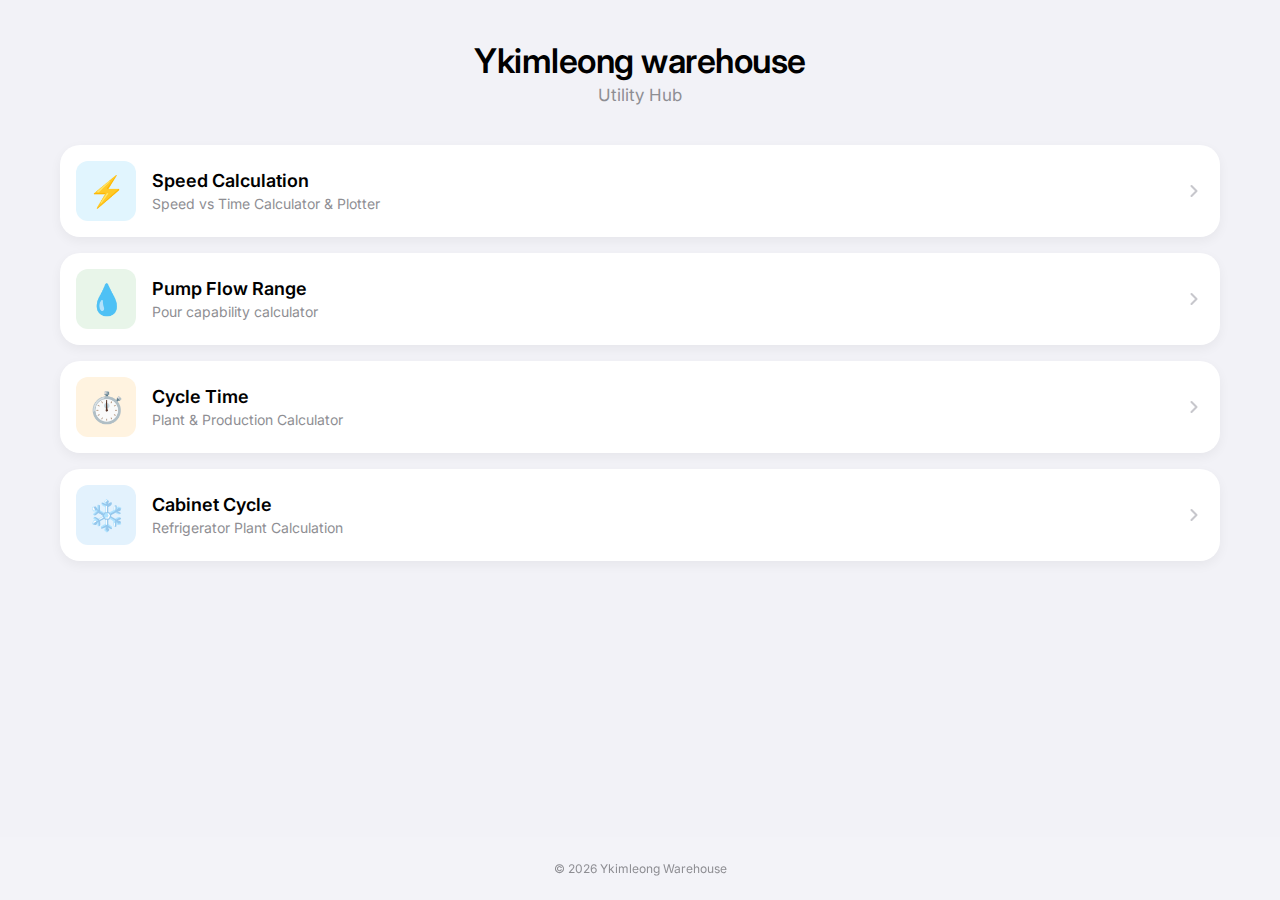
<file: index.html>
<!DOCTYPE html>
<html lang="en">

<head>
    <meta charset="UTF-8">
    <meta name="viewport"
        content="width=device-width, initial-scale=1.0, maximum-scale=1.0, user-scalable=no, viewport-fit=cover">
    <meta name="apple-mobile-web-app-capable" content="yes">
    <meta name="apple-mobile-web-app-status-bar-style" content="default">
    <title>Ykimleong warehouse</title>
    <link rel="stylesheet" href="styles.css">
    <link rel="preconnect" href="https://fonts.googleapis.com">
    <link rel="preconnect" href="https://fonts.gstatic.com" crossorigin>
    <link href="https://fonts.googleapis.com/css2?family=Inter:wght@300;400;500;600&display=swap" rel="stylesheet">
</head>

<body>
    <div class="container">
        <header>
            <h1>Ykimleong warehouse</h1>
            <p class="subtitle">Utility Hub</p>
        </header>

        <main id="app-grid">
            <a href="speed-calc.html" class="app-card">
                <div class="icon-container" style="background: #e1f5fe; color: #0288d1;">
                    <span class="icon">⚡</span>
                </div>
                <div class="card-content">
                    <h3>Speed Calculation</h3>
                    <p>Speed vs Time Calculator & Plotter</p>
                </div>
                <div class="chevron">
                    <svg viewBox="0 0 24 24" fill="none" stroke="currentColor" stroke-width="2.5" stroke-linecap="round"
                        stroke-linejoin="round">
                        <polyline points="9 18 15 12 9 6"></polyline>
                    </svg>
                </div>
            </a>

            <a href="pump-flow.html" class="app-card">
                <div class="icon-container" style="background: #e8f5e9; color: #2e7d32;">
                    <span class="icon">💧</span>
                </div>
                <div class="card-content">
                    <h3>Pump Flow Range</h3>
                    <p>Pour capability calculator</p>
                </div>
                <div class="chevron">
                    <svg viewBox="0 0 24 24" fill="none" stroke="currentColor" stroke-width="2.5" stroke-linecap="round"
                        stroke-linejoin="round">
                        <polyline points="9 18 15 12 9 6"></polyline>
                    </svg>
                </div>
            </a>

            <!-- Placeholder for next function -->
            <a href="cycle-time.html" class="app-card">
                <div class="icon-container" style="background: #fff3e0; color: #ef6c00;">
                    <span class="icon">⏱️</span>
                </div>
                <div class="card-content">
                    <h3>Cycle Time</h3>
                    <p>Plant & Production Calculator</p>
                </div>
                <div class="chevron">
                    <svg viewBox="0 0 24 24" fill="none" stroke="currentColor" stroke-width="2.5" stroke-linecap="round"
                        stroke-linejoin="round">
                        <polyline points="9 18 15 12 9 6"></polyline>
                    </svg>
                </div>
            </a>

            <a href="cabinet-cycle.html" class="app-card">
                <div class="icon-container" style="background: #e3f2fd; color: #1565c0;">
                    <span class="icon">❄️</span>
                </div>
                <div class="card-content">
                    <h3>Cabinet Cycle</h3>
                    <p>Refrigerator Plant Calculation</p>
                </div>
                <div class="chevron">
                    <svg viewBox="0 0 24 24" fill="none" stroke="currentColor" stroke-width="2.5" stroke-linecap="round"
                        stroke-linejoin="round">
                        <polyline points="9 18 15 12 9 6"></polyline>
                    </svg>
                </div>
            </a>
        </main>

        <footer>
            <p>&copy; 2026 Ykimleong Warehouse</p>
        </footer>
    </div>
</body>

</html>
</file>
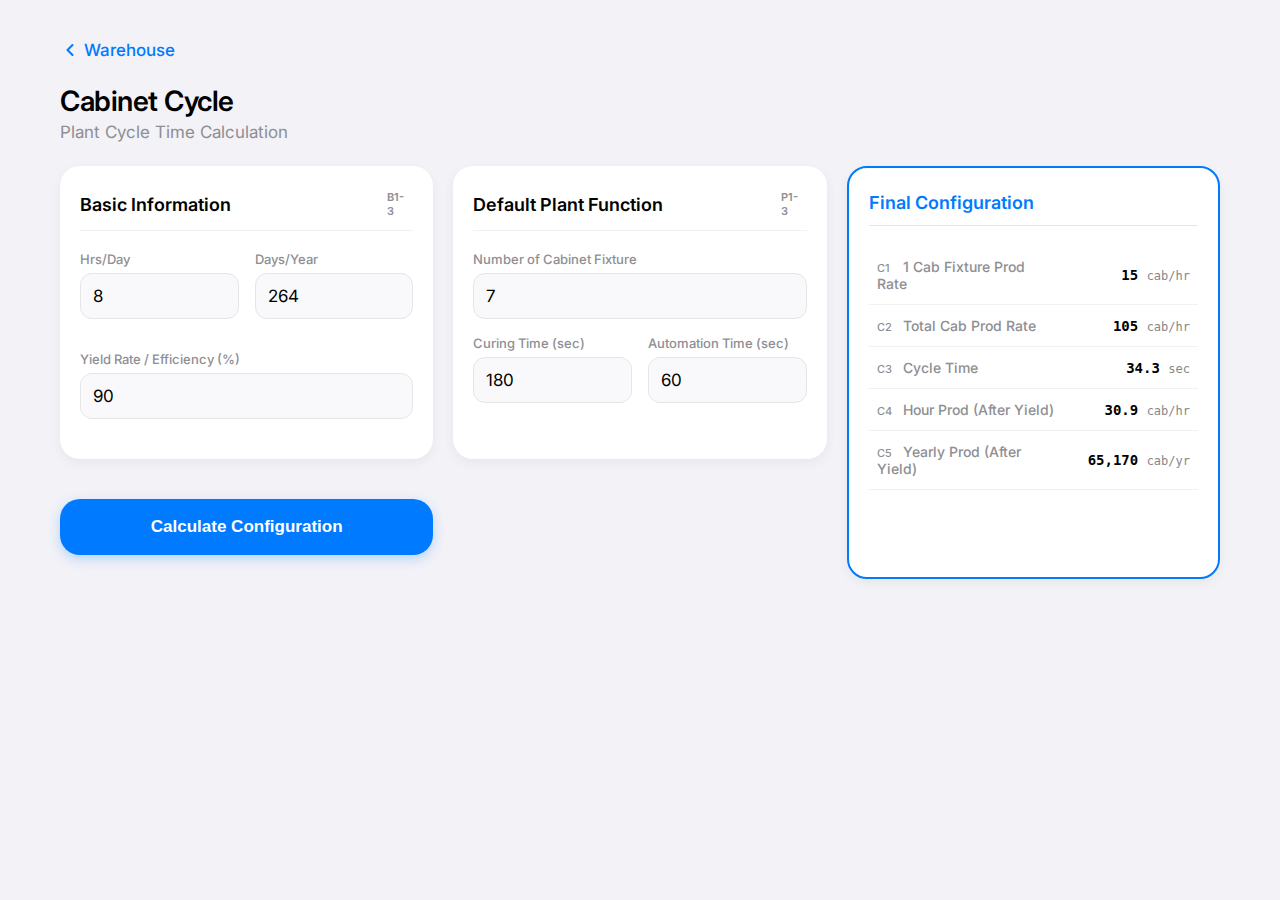
<file: cabinet-cycle.html>
<!DOCTYPE html>
<html lang="en">

<head>
    <meta charset="UTF-8">
    <meta name="viewport"
        content="width=device-width, initial-scale=1.0, maximum-scale=1.0, user-scalable=no, viewport-fit=cover">
    <title>Cabinet Cycle - Warehouse</title>
    <link rel="stylesheet" href="styles.css">
    <link rel="preconnect" href="https://fonts.googleapis.com">
    <link rel="preconnect" href="https://fonts.gstatic.com" crossorigin>
    <link href="https://fonts.googleapis.com/css2?family=Inter:wght@300;400;500;600&display=swap" rel="stylesheet">
    <style>
        .back-link {
            display: inline-flex;
            align-items: center;
            text-decoration: none;
            color: var(--accent-color);
            font-size: 17px;
            font-weight: 500;
            margin-bottom: 24px;
        }

        .back-link svg {
            width: 20px;
            height: 20px;
            margin-right: 4px;
            transform: rotate(180deg);
        }

        .section-card {
            background: var(--card-bg);
            border-radius: var(--border-radius-large);
            padding: 24px 20px;
            margin-bottom: 20px;
            box-shadow: var(--shadow);
        }

        .section-title {
            margin: 0 0 20px;
            font-size: 18px;
            font-weight: 600;
            border-bottom: 1px solid #f0f0f5;
            padding-bottom: 12px;
            display: flex;
            justify-content: space-between;
            align-items: center;
        }

        .input-row {
            display: grid;
            grid-template-columns: 1fr 1fr;
            gap: 16px;
            margin-bottom: 16px;
        }

        .input-group {
            margin-bottom: 16px;
        }

        .input-group label {
            display: block;
            font-size: 13px;
            font-weight: 500;
            color: var(--secondary-text);
            margin-bottom: 6px;
        }

        .input-group input {
            width: 100%;
            padding: 12px;
            border: 1px solid #e5e5ea;
            border-radius: var(--border-radius-medium);
            font-size: 17px;
            background-color: #f9f9fb;
            font-family: inherit;
            -webkit-appearance: none;
        }

        .input-group input:focus {
            outline: none;
            border-color: var(--accent-color);
            background-color: #ffffff;
        }

        .calc-button {
            width: 100%;
            background-color: var(--accent-color);
            color: white;
            border: none;
            border-radius: var(--border-radius-large);
            padding: 18px;
            font-size: 17px;
            font-weight: 600;
            cursor: pointer;
            box-shadow: 0 4px 12px rgba(0, 122, 255, 0.25);
            margin-bottom: 24px;
        }

        .result-table {
            width: 100%;
            border-collapse: collapse;
            font-size: 14px;
        }

        .result-table th,
        .result-table td {
            text-align: left;
            padding: 12px 8px;
            border-bottom: 1px solid #f0f0f5;
        }

        .result-table th {
            color: var(--secondary-text);
            font-weight: 500;
            width: 60%;
        }

        .result-table td {
            text-align: right;
            font-weight: 600;
            font-family: "SF Mono", "Menlo", monospace;
        }

        .c-label {
            font-size: 11px;
            color: #8e8e93;
            margin-right: 6px;
            display: inline-block;
            width: 20px;
        }

        /* Responsive Grid */
        .calculator-grid {
            display: grid;
            grid-template-columns: 1fr;
            gap: 20px;
        }

        @media (min-width: 768px) {
            .calculator-grid {
                /* Tablet: 2 Columns */
                grid-template-columns: 1fr 1fr;
                align-items: start;
            }

            .section-basic {
                grid-column: 1;
            }

            .section-plant {
                grid-column: 2;
            }

            .calc-button-container {
                grid-column: 1 / -1;
            }

            .section-result {
                grid-column: 1 / -1;
            }
        }

        @media (min-width: 1024px) {
            .calculator-grid {
                /* Desktop: 3 Columns */
                grid-template-columns: 1fr 1fr 1fr;
            }

            .section-basic {
                grid-column: 1;
            }

            .section-plant {
                grid-column: 2;
            }

            .section-result {
                grid-column: 3;
                grid-row: 1 / span 2;
                display: block !important;
                height: 100%;
            }

            .calc-button-container {
                grid-column: 1;
            }
        }
    </style>
</head>

<body>
    <div class="container">
        <a href="index.html" class="back-link">
            <svg viewBox="0 0 24 24" fill="none" stroke="currentColor" stroke-width="2.5" stroke-linecap="round"
                stroke-linejoin="round">
                <polyline points="9 18 15 12 9 6"></polyline>
            </svg>
            Warehouse
        </a>

        <header style="text-align: left; margin-bottom: 24px;">
            <h1 style="font-size: 28px;">Cabinet Cycle</h1>
            <p class="subtitle">Plant Cycle Time Calculation</p>
        </header>

        <div class="calculator-grid">

            <!-- Basic Information -->
            <div class="section-card section-basic">
                <div class="section-title">
                    <span>Basic Information</span>
                    <span class="c-label">B1-3</span>
                </div>
                <div class="input-row">
                    <div class="input-group">
                        <label>Hrs/Day</label>
                        <input type="number" id="b1" value="8">
                    </div>
                    <div class="input-group">
                        <label>Days/Year</label>
                        <input type="number" id="b2" value="264">
                    </div>
                </div>
                <div class="input-group">
                    <label>Yield Rate / Efficiency (%)</label>
                    <input type="number" id="b3" value="90">
                </div>
            </div>

            <!-- Default Plant Function -->
            <div class="section-card section-plant">
                <div class="section-title">
                    <span>Default Plant Function</span>
                    <span class="c-label">P1-3</span>
                </div>
                <div class="input-group">
                    <label>Number of Cabinet Fixture</label>
                    <input type="number" id="p1" value="7">
                </div>
                <div class="input-row">
                    <div class="input-group">
                        <label>Curing Time (sec)</label>
                        <input type="number" id="p2" value="180">
                    </div>
                    <div class="input-group">
                        <label>Automation Time (sec)</label>
                        <input type="number" id="p3" value="60">
                    </div>
                </div>
            </div>

            <div class="calc-button-container">
                <button class="calc-button" onclick="calculate()">Calculate Configuration</button>
            </div>

            <!-- Calculated Final Configuration -->
            <div class="section-card section-result" id="resultBox"
                style="display: none; border: 2px solid var(--accent-color);">
                <div class="section-title" style="border-bottom-color: #e5e5ea;">
                    <span style="color: var(--accent-color);">Final Configuration</span>
                </div>
                <table class="result-table">
                    <tbody>
                        <tr>
                            <th><span class="c-label">C1</span>1 Cab Fixture Prod Rate</th>
                            <td><span id="c1">15</span> <span
                                    style="font-size:12px;color:#888;font-weight:400">cab/hr</span></td>
                        </tr>
                        <tr>
                            <th><span class="c-label">C2</span>Total Cab Prod Rate</th>
                            <td><span id="c2">105</span> <span
                                    style="font-size:12px;color:#888;font-weight:400">cab/hr</span></td>
                        </tr>
                        <tr>
                            <th><span class="c-label">C3</span>Cycle Time</th>
                            <td><span id="c3">34.3</span> <span
                                    style="font-size:12px;color:#888;font-weight:400">sec</span></td>
                        </tr>
                        <tr>
                            <th><span class="c-label">C4</span>Hour Prod (After Yield)</th>
                            <td><span id="c4">30.9</span> <span
                                    style="font-size:12px;color:#888;font-weight:400">cab/hr</span></td>
                        </tr>
                        <tr>
                            <th><span class="c-label">C5</span>Yearly Prod (After Yield)</th>
                            <td><span id="c5">65,170</span> <span
                                    style="font-size:12px;color:#888;font-weight:400">cab/yr</span></td>
                        </tr>
                    </tbody>
                </table>
            </div>

        </div> <!-- End grid -->
    </div>

    <script>
        function calculate() {
            // Inputs
            const b1 = parseFloat(document.getElementById('b1').value); // Hrs/Day
            const b2 = parseFloat(document.getElementById('b2').value); // Days/Year
            const b3 = parseFloat(document.getElementById('b3').value) / 100; // Yield

            const p1 = parseFloat(document.getElementById('p1').value); // Fixtures
            const p2 = parseFloat(document.getElementById('p2').value); // Curing
            const p3 = parseFloat(document.getElementById('p3').value); // Automation

            // C1: 1 Cabinet Fixture prod. rate = 3600 / (p2 + p3)
            const c1 = 3600 / (p2 + p3);

            // C2: Total Cabinet prod. Rate = c1 * p1
            const c2 = c1 * p1;

            // C3: Cycle time = 3600 / c2
            const c3 = 3600 / c2;

            // C4: Hour product (after yield) = c2 * b3 [UPDATED FORMULA]
            // Rate * Yield = 105 * 0.9 = 94.5
            const c4 = c2 * b3;

            // C5: Yearly product (after yield) = c4 * b1 * b2
            const c5 = c4 * b1 * b2;

            // Render
            document.getElementById('c1').innerText = parseFloat(c1.toFixed(0)); // Sheet shows integer 15 (15.0)
            document.getElementById('c2').innerText = parseFloat(c2.toFixed(0));
            document.getElementById('c3').innerText = c3.toFixed(1);
            document.getElementById('c4').innerText = c4.toFixed(1);
            document.getElementById('c5').innerText = c5.toLocaleString('en-US', { maximumFractionDigits: 0 });

            const resBox = document.getElementById('resultBox');
            resBox.style.display = 'block';

            if (window.innerWidth < 768) {
                resBox.scrollIntoView({ behavior: 'smooth' });
            }
        }
    </script>
</body>

</html>
</file>
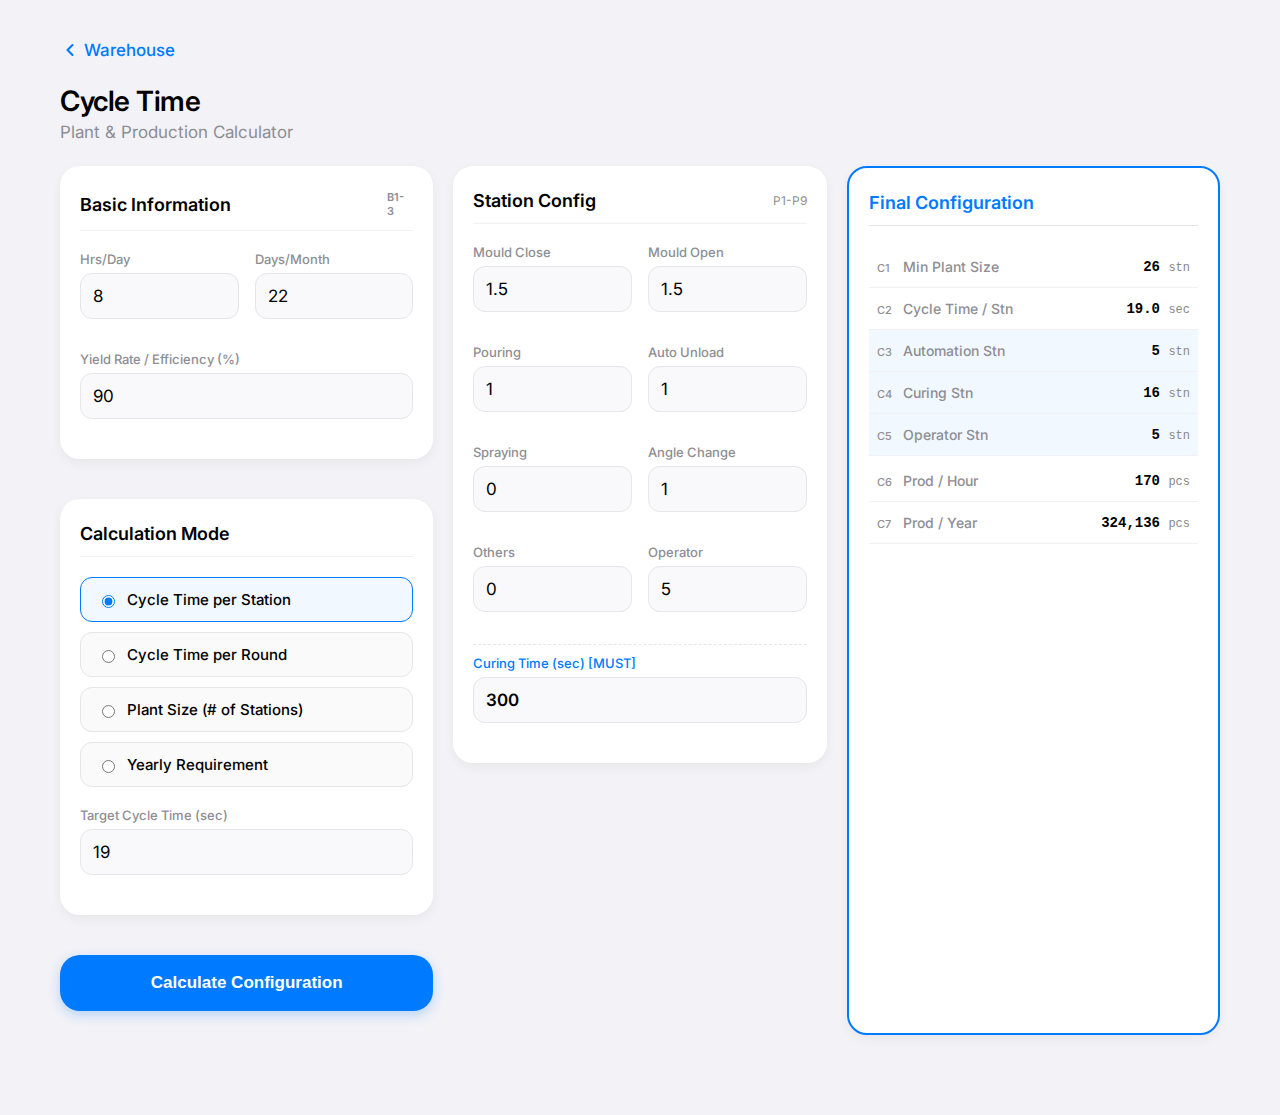
<file: cycle-time.html>
<!DOCTYPE html>
<html lang="en">

<head>
    <meta charset="UTF-8">
    <meta name="viewport"
        content="width=device-width, initial-scale=1.0, maximum-scale=1.0, user-scalable=no, viewport-fit=cover">
    <title>Cycle Time - Warehouse</title>
    <link rel="stylesheet" href="styles.css">
    <link rel="preconnect" href="https://fonts.googleapis.com">
    <link rel="preconnect" href="https://fonts.gstatic.com" crossorigin>
    <link href="https://fonts.googleapis.com/css2?family=Inter:wght@300;400;500;600&display=swap" rel="stylesheet">
    <style>
        .back-link {
            display: inline-flex;
            align-items: center;
            text-decoration: none;
            color: var(--accent-color);
            font-size: 17px;
            font-weight: 500;
            margin-bottom: 24px;
        }

        .back-link svg {
            width: 20px;
            height: 20px;
            margin-right: 4px;
            transform: rotate(180deg);
        }

        .section-card {
            background: var(--card-bg);
            border-radius: var(--border-radius-large);
            padding: 24px 20px;
            margin-bottom: 20px;
            box-shadow: var(--shadow);
        }

        .section-title {
            margin: 0 0 20px;
            font-size: 18px;
            font-weight: 600;
            border-bottom: 1px solid #f0f0f5;
            padding-bottom: 12px;
            display: flex;
            justify-content: space-between;
            align-items: center;
        }

        .input-row {
            display: grid;
            grid-template-columns: 1fr 1fr;
            gap: 16px;
            margin-bottom: 16px;
        }

        .input-group {
            margin-bottom: 16px;
        }

        .input-group label {
            display: block;
            font-size: 13px;
            font-weight: 500;
            color: var(--secondary-text);
            margin-bottom: 6px;
        }

        .input-group input,
        .input-group select {
            width: 100%;
            padding: 12px;
            border: 1px solid #e5e5ea;
            border-radius: var(--border-radius-medium);
            font-size: 17px;
            background-color: #f9f9fb;
            font-family: inherit;
            -webkit-appearance: none;
        }

        .input-group input:focus,
        .input-group select:focus {
            outline: none;
            border-color: var(--accent-color);
            background-color: #ffffff;
        }

        .mode-selector {
            display: grid;
            gap: 10px;
            margin-bottom: 20px;
        }

        .radio-card {
            border: 1px solid #e5e5ea;
            border-radius: var(--border-radius-medium);
            padding: 12px 16px;
            display: flex;
            align-items: center;
            cursor: pointer;
            transition: all 0.2s;
            background: #fafafa;
        }

        .radio-card.active {
            border-color: var(--accent-color);
            background: rgba(0, 122, 255, 0.05);
        }

        .radio-card input {
            margin-right: 12px;
            accent-color: var(--accent-color);
        }

        .radio-card label {
            font-size: 15px;
            font-weight: 500;
            cursor: pointer;
            flex: 1;
        }

        .calc-button {
            width: 100%;
            background-color: var(--accent-color);
            color: white;
            border: none;
            border-radius: var(--border-radius-large);
            padding: 18px;
            font-size: 17px;
            font-weight: 600;
            cursor: pointer;
            box-shadow: 0 4px 12px rgba(0, 122, 255, 0.25);
            margin-bottom: 24px;
        }

        .result-table {
            width: 100%;
            border-collapse: collapse;
            font-size: 14px;
        }

        .result-table th,
        .result-table td {
            text-align: left;
            padding: 12px 8px;
            border-bottom: 1px solid #f0f0f5;
        }

        .result-table th {
            color: var(--secondary-text);
            font-weight: 500;
            width: 60%;
        }

        .result-table td {
            text-align: right;
            font-weight: 600;
            font-family: "SF Mono", "Menlo", monospace;
        }

        .highlight-row {
            background-color: rgba(0, 122, 255, 0.05);
        }

        .c-label {
            font-size: 11px;
            color: #8e8e93;
            margin-right: 6px;
            display: inline-block;
            width: 20px;
        }

        /* Desktop Layout Optimization */
        .calculator-grid {
            display: grid;
            grid-template-columns: 1fr;
            gap: 20px;
        }

        @media (min-width: 768px) {
            .calculator-grid {
                /* Tablet: 2 Columns */
                grid-template-columns: 1fr 1fr;
                align-items: start;
            }

            /* Span items logically */
            .section-basic {
                grid-column: 1;
            }

            .section-mode {
                grid-column: 1;
            }

            .section-station {
                grid-column: 2;
                grid-row: 1 / span 2;
            }

            .calc-button-container {
                grid-column: 1 / -1;
            }

            .section-result {
                grid-column: 1 / -1;
            }
        }

        @media (min-width: 1024px) {
            .calculator-grid {
                /* Desktop: 3 Columns */
                grid-template-columns: 1fr 1fr 1fr;
            }

            .section-basic {
                grid-column: 1;
            }

            /* Mode below Basic */
            .section-mode {
                grid-column: 1;
            }

            .section-station {
                grid-column: 2;
                grid-row: 1 / span 3;
                /* Tall column */
            }

            /* Results in 3rd column, always visible or placeholder space */
            .section-result {
                grid-column: 3;
                grid-row: 1 / span 3;
                display: block !important;
                /* Force display on desktop to maintain layout structure, opacity handled via JS if needed, but keeping simple */
                height: 100%;
            }

            .calc-button-container {
                grid-column: 1;
            }
        }
    </style>
</head>

<body>
    <div class="container">
        <a href="index.html" class="back-link">
            <svg viewBox="0 0 24 24" fill="none" stroke="currentColor" stroke-width="2.5" stroke-linecap="round"
                stroke-linejoin="round">
                <polyline points="9 18 15 12 9 6"></polyline>
            </svg>
            Warehouse
        </a>

        <header style="text-align: left; margin-bottom: 24px;">
            <h1 style="font-size: 28px;">Cycle Time</h1>
            <p class="subtitle">Plant & Production Calculator</p>
        </header>

        <div class="calculator-grid">
            <!-- Basic Information -->
            <div class="section-card section-basic">
                <div class="section-title">
                    <span>Basic Information</span>
                    <span class="c-label">B1-3</span>
                </div>
                <div class="input-row">
                    <div class="input-group">
                        <label>Hrs/Day</label>
                        <input type="number" id="b1" value="8">
                    </div>
                    <div class="input-group">
                        <label>Days/Month</label>
                        <input type="number" id="b2" value="22">
                    </div>
                </div>
                <div class="input-group">
                    <label>Yield Rate / Efficiency (%)</label>
                    <input type="number" id="b3" value="90">
                </div>
            </div>

            <!-- Mode Selection -->
            <div class="section-card section-mode">
                <div class="section-title">
                    <span>Calculation Mode</span>
                </div>

                <div class="mode-selector">
                    <div class="radio-card active" onclick="selectMode('m4')">
                        <input type="radio" name="mode" id="mode_m4" value="m4" checked>
                        <label for="mode_m4">Cycle Time per Station</label>
                    </div>
                    <div class="radio-card" onclick="selectMode('m3')">
                        <input type="radio" name="mode" id="mode_m3" value="m3">
                        <label for="mode_m3">Cycle Time per Round</label>
                    </div>
                    <div class="radio-card" onclick="selectMode('m2')">
                        <input type="radio" name="mode" id="mode_m2" value="m2">
                        <label for="mode_m2">Plant Size (# of Stations)</label>
                    </div>
                    <div class="radio-card" onclick="selectMode('m1')">
                        <input type="radio" name="mode" id="mode_m1" value="m1">
                        <label for="mode_m1">Yearly Requirement</label>
                    </div>
                </div>

                <!-- Dynamic Input based on Mode -->
                <div class="input-group">
                    <label id="dynamicInputLabel">Target Cycle Time (sec)</label>
                    <input type="number" id="dynamicInput" value="19" placeholder="Enter value">
                </div>
            </div>

            <!-- Plant Stations -->
            <div class="section-card section-station">
                <div class="section-title">
                    <span>Station Config</span>
                    <span style="font-size: 12px; color: #8e8e93; font-weight: 400;">P1-P9</span>
                </div>

                <div class="input-row">
                    <div class="input-group">
                        <label>Mould Close</label>
                        <input type="number" class="st-input" id="p1" value="1.5">
                    </div>
                    <div class="input-group">
                        <label>Mould Open</label>
                        <input type="number" class="st-input" id="p2" value="1.5">
                    </div>
                </div>
                <div class="input-row">
                    <div class="input-group">
                        <label>Pouring</label>
                        <input type="number" class="st-input" id="p3" value="1">
                    </div>
                    <div class="input-group">
                        <label>Auto Unload</label>
                        <input type="number" class="st-input" id="p4" value="1">
                    </div>
                </div>
                <div class="input-row">
                    <div class="input-group">
                        <label>Spraying</label>
                        <input type="number" class="st-input" id="p5" value="0">
                    </div>
                    <div class="input-group">
                        <label>Angle Change</label>
                        <input type="number" class="st-input" id="p6" value="1">
                    </div>
                </div>
                <div class="input-row">
                    <div class="input-group">
                        <label>Others</label>
                        <input type="number" class="st-input" id="p7" value="0">
                    </div>
                    <div class="input-group">
                        <label>Operator</label>
                        <input type="number" class="st-input" id="p8" value="5">
                    </div>
                </div>

                <div class="input-group" style="padding-top: 10px; border-top: 1px dashed #e5e5ea;">
                    <label style="color: var(--accent-color);">Curing Time (sec) [MUST]</label>
                    <input type="number" id="p9" value="300" style="font-weight: 600;">
                </div>
            </div>

            <div class="calc-button-container">
                <button class="calc-button" onclick="calculate()">Calculate Configuration</button>
            </div>

            <!-- Results -->
            <div class="section-card section-result" id="resultBox"
                style="display: none; border: 2px solid var(--accent-color);">
                <div class="section-title" style="border-bottom-color: #e5e5ea;">
                    <span style="color: var(--accent-color);">Final Configuration</span>
                </div>
                <table class="result-table">
                    <tbody>
                        <tr>
                            <th><span class="c-label">C1</span>Min Plant Size</th>
                            <td><span id="c1">26</span> <span
                                    style="font-size:12px;color:#888;font-weight:400">stn</span></td>
                        </tr>
                        <tr>
                            <th><span class="c-label">C2</span>Cycle Time / Stn</th>
                            <td><span id="c2">19.0</span> <span
                                    style="font-size:12px;color:#888;font-weight:400">sec</span></td>
                        </tr>
                        <tr class="highlight-row">
                            <th><span class="c-label">C3</span>Automation Stn</th>
                            <td><span id="c3">5</span> <span
                                    style="font-size:12px;color:#888;font-weight:400">stn</span></td>
                        </tr>
                        <tr class="highlight-row">
                            <th><span class="c-label">C4</span>Curing Stn</th>
                            <td><span id="c4">16</span> <span
                                    style="font-size:12px;color:#888;font-weight:400">stn</span></td>
                        </tr>
                        <tr class="highlight-row">
                            <th><span class="c-label">C5</span>Operator Stn</th>
                            <td><span id="c5">5</span> <span
                                    style="font-size:12px;color:#888;font-weight:400">stn</span></td>
                        </tr>
                        <tr>
                            <th style="padding-top: 16px;"><span class="c-label">C6</span>Prod / Hour</th>
                            <td style="padding-top: 16px;"><span id="c6">170</span> <span
                                    style="font-size:12px;color:#888;font-weight:400">pcs</span></td>
                        </tr>
                        <tr>
                            <th><span class="c-label">C7</span>Prod / Year</th>
                            <td><span id="c7">324,136</span> <span
                                    style="font-size:12px;color:#888;font-weight:400">pcs</span></td>
                        </tr>
                    </tbody>
                </table>
            </div>
        </div> <!-- End Grid -->

    </div>

    <script>
        let currentMode = 'm4';

        function selectMode(mode) {
            currentMode = mode;

            // UI Update
            document.querySelectorAll('.radio-card').forEach(el => el.classList.remove('active'));
            document.querySelector(`input[value="${mode}"]`).parentElement.classList.add('active');

            // Label / Value Update
            const labelEl = document.getElementById('dynamicInputLabel');
            const inputEl = document.getElementById('dynamicInput');

            if (mode === 'm4') {
                labelEl.textContent = "Cycle Time per Station (sec)";
                inputEl.value = 19;
            } else if (mode === 'm3') {
                labelEl.textContent = "Cycle Time per Round (sec)";
                inputEl.value = 510;
            } else if (mode === 'm2') {
                labelEl.textContent = "Plant Size (# of Stations)";
                inputEl.value = 26;
            } else if (mode === 'm1') {
                labelEl.textContent = "Yearly Production Req (pcs/yr)";
                inputEl.value = 200000;
            }
        }

        function calculate() {
            // Get Basic Info
            const hrsPerDay = parseFloat(document.getElementById('b1').value);
            const daysPerMonth = parseFloat(document.getElementById('b2').value);
            const yieldPct = parseFloat(document.getElementById('b3').value) / 100;

            // Get Station Parts
            const p1 = parseFloat(document.getElementById('p1').value) || 0;
            const p2 = parseFloat(document.getElementById('p2').value) || 0;
            const p3 = parseFloat(document.getElementById('p3').value) || 0;
            const p4 = parseFloat(document.getElementById('p4').value) || 0;
            const p5 = parseFloat(document.getElementById('p5').value) || 0;
            const p6 = parseFloat(document.getElementById('p6').value) || 0;
            const p7 = parseFloat(document.getElementById('p7').value) || 0;
            const p8 = parseFloat(document.getElementById('p8').value) || 0; // Operator
            const p9 = parseFloat(document.getElementById('p9').value);     // Curing Time

            // C3: Automation Station Sum
            const c3 = p1 + p2 + p3 + p4 + p5 + p6 + p7;
            // C5: Manual Operator Station
            const c5 = p8;

            const modeInput = parseFloat(document.getElementById('dynamicInput').value);

            let c1, c2; // c1: Plant Size, c2: Cycle Time per Station

            // CALCULATION LOGIC BASED ON MODE
            if (currentMode === 'm4') {
                // INPUT: Cycle time per station
                c2 = modeInput;
                // c1 = sum(c3 + c4 + c5) where c4 = p9 / c2
                const c4Raw = p9 / c2;
                const c4 = Math.ceil(c4Raw); // Roundup curing stations
                c1 = c3 + c4 + c5;
            }
            else if (currentMode === 'm3') {
                // INPUT: Cycle time per round
                // c2 = (RoundTime - CuringTime) / (AutoStn + OperatorStn) ?? 
                // Using formula from sheet: c2 = (m3 - p9) / (c3 + c5) 
                // Note: The sheet might imply different derivations, but let's stick to the common sense of "Round Time" 
                // RoundTime = Curing + (OtherStations * CycleTime) -> This assumes parallel/serial?
                // Sheet says: =(m3-p9)/(c3+c5)

                c2 = (modeInput - p9) / (c3 + c5);

                // Then calculate plant size normally?
                // Sheet shows specific derivation for each column.
                // Let's trust the m3 -> c2 formula:
                if (c2 <= 0) {
                    alert("Invalid Round Time: Must be greater than curing time!");
                    return;
                }
                const c4 = Math.ceil(p9 / c2);
                c1 = c3 + c4 + c5;
            }
            else if (currentMode === 'm2') {
                // INPUT: Plant Size (# Stations)
                c1 = modeInput;
                // c4 = c1 - c3 - c5
                const c4 = c1 - c3 - c5;
                if (c4 <= 0) {
                    alert("Plant Size too small for fixed stations!");
                    return;
                }
                // c2 = p9 / c4
                c2 = p9 / c4;
            }
            else if (currentMode === 'm1') {
                // INPUT: Yearly Req
                // Reverse engineering Yearly -> Hourly -> Cycle Time
                // Yearly = Hourly * Hrs * Days * 12 * Yield
                // Hourly = Yearly / (Hrs * Days * 12 * Yield)
                const yearly = modeInput;
                // Note: Sheet applies yield twice? 
                // c6 (hour) = 3600/c2 * b3
                // c7 (year) = c6 * b1 * b2 * 12 * b3 ?? Wait, sheet says c7 = c6*b1*b2*b3  (Wait, b2 is days/month, so need *12)

                // Let's follow the standard forward flow to reverse it:
                // Forward: 
                //   HourlyProd(Net) = (3600 / c2) * Yield
                //   YearlyProd(Net) = HourlyProd(Net) * HrsDay * (DaysMonth * 12) * Yield  <-- The double yield issue mentioned

                // Let's implement EXACTLY what the forward calculation will do, then reverse it.
                // Forward C7 = C6 * b1 * (b2*12) * b3
                // Forward C6 = (3600 / c2) * b3
                // So C7 = [ (3600 / c2) * b3 ] * b1 * (b2*12) * b3
                // C7 = (3600 * b1 * b2 * 12 * b3 * b3) / c2
                // Therefore: c2 = (3600 * b1 * b2 * 12 * b3 * b3) / Yearly

                const totalWorkingHoursYear = hrsPerDay * (daysPerMonth * 12);
                c2 = (3600 * totalWorkingHoursYear * yieldPct * yieldPct) / yearly;

                const c4 = Math.ceil(p9 / c2);
                c1 = c3 + c4 + c5;
            }


            // Final Calculations based on C1 & C2
            const finalC4 = Math.ceil(p9 / c2);
            // Re-calc C1 just in case (except for m2 where it is fixed input?)
            // Sheet logic: For m2, C1 is fixed. For others, C1 is sum.
            if (currentMode !== 'm2') {
                c1 = c3 + finalC4 + c5;
            } else {
                // In m2, c4 is derived from c1, so it fits.
            }

            // Hourly Prod (c6)
            // = 3600 / c2 * b3
            const c6 = (3600 / c2) * yieldPct;

            // Yearly Prod (c7)
            // = c6 * b1 * b2 * b3 (SHEET FORMULA NOTE: The sheet image cell c7 says =c6*b1*b2*b3. 
            // BUT b2 is days/year in column 1, and days/month in others?
            // The image shows b2=264 days/year in col 1, b2=22 days/month in others.
            // My UI uses b2 as Days/Month (default 22). So I must mult by 12 to get year days.
            // AND the sheet formula says *b3 at the end. That means Yield is applied TWICE.

            const daysPerYear = daysPerMonth * 12;
            const c7 = c6 * hrsPerDay * daysPerYear * yieldPct;

            // Render Results
            document.getElementById('c1').innerText = c1;
            document.getElementById('c2').innerText = c2.toFixed(1);
            document.getElementById('c3').innerText = c3;
            document.getElementById('c4').innerText = finalC4; // Curing actual
            document.getElementById('c5').innerText = c5;
            document.getElementById('c6').innerText = c6.toFixed(2);
            // Format number with commas
            document.getElementById('c7').innerText = c7.toLocaleString('en-US', { maximumFractionDigits: 2 });

            const resBox = document.getElementById('resultBox');
            resBox.style.display = 'block';

            // Only scroll on mobile
            if (window.innerWidth < 768) {
                resBox.scrollIntoView({ behavior: 'smooth' });
            }
        }
    </script>
</body>

</html>
</file>
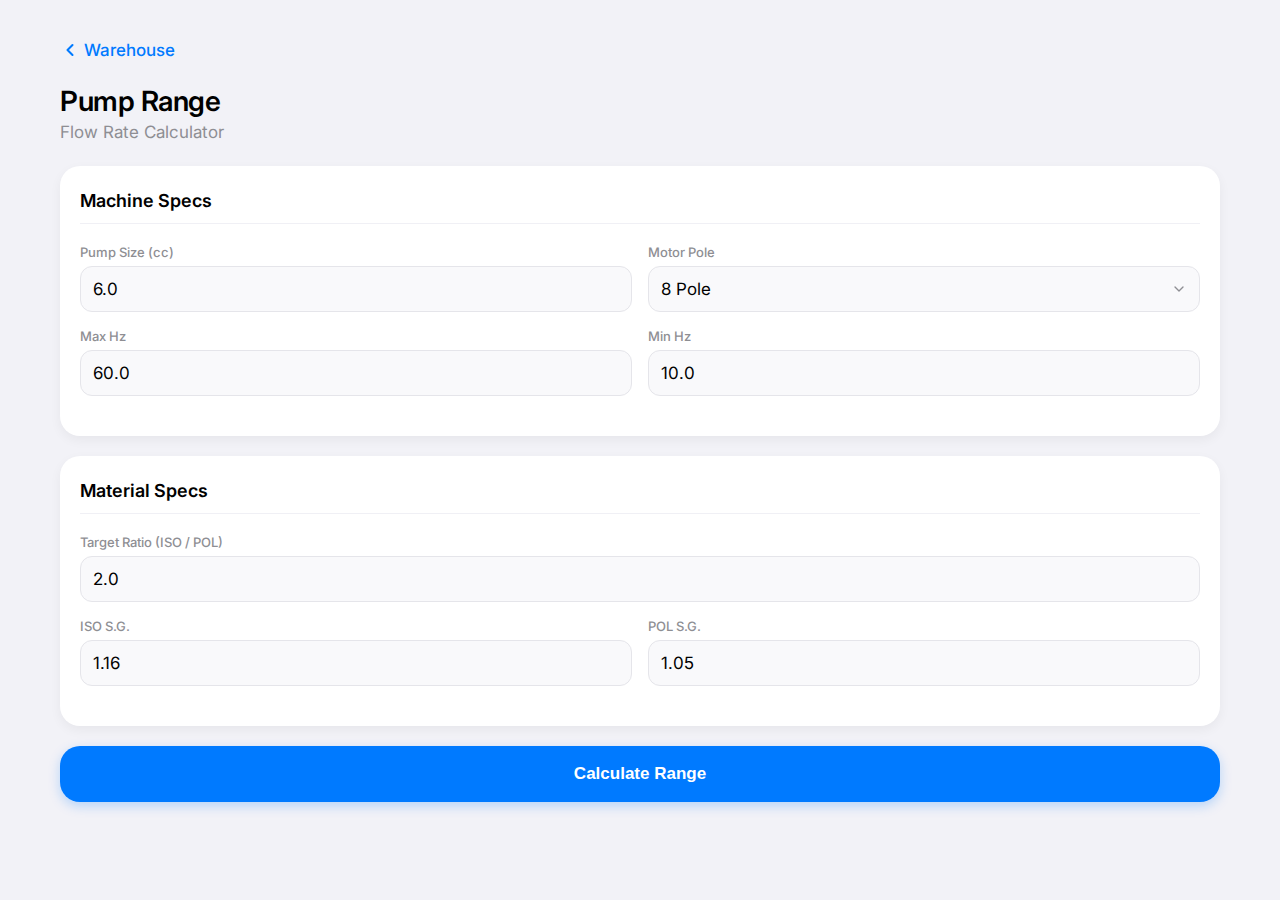
<file: pump-flow.html>
<!DOCTYPE html>
<html lang="en">
<head>
    <meta charset="UTF-8">
    <meta name="viewport" content="width=device-width, initial-scale=1.0, maximum-scale=1.0, user-scalable=no, viewport-fit=cover">
    <title>Pump Flow Range - Warehouse</title>
    <link rel="stylesheet" href="styles.css">
    <link rel="preconnect" href="https://fonts.googleapis.com">
    <link rel="preconnect" href="https://fonts.gstatic.com" crossorigin>
    <link href="https://fonts.googleapis.com/css2?family=Inter:wght@300;400;500;600&display=swap" rel="stylesheet">
    <style>
        .back-link {
            display: inline-flex;
            align-items: center;
            text-decoration: none;
            color: var(--accent-color);
            font-size: 17px;
            font-weight: 500;
            margin-bottom: 24px;
        }
        .back-link svg {
            width: 20px;
            height: 20px;
            margin-right: 4px;
            transform: rotate(180deg);
        }
        .form-section {
            background: var(--card-bg);
            border-radius: var(--border-radius-large);
            padding: 24px 20px;
            margin-bottom: 20px;
            box-shadow: var(--shadow);
        }
        .form-section h3 {
            margin: 0 0 20px;
            font-size: 18px;
            font-weight: 600;
            border-bottom: 1px solid #f0f0f5;
            padding-bottom: 12px;
        }
        .input-row {
            display: grid;
            grid-template-columns: 1fr 1fr;
            gap: 16px;
            margin-bottom: 16px;
        }
        .input-full {
            margin-bottom: 16px;
        }
        .input-group label {
            display: block;
            font-size: 13px;
            font-weight: 500;
            color: var(--secondary-text);
            margin-bottom: 6px;
        }
        .input-group input, .input-group select {
            width: 100%;
            padding: 12px;
            border: 1px solid #e5e5ea;
            border-radius: var(--border-radius-medium);
            font-size: 17px;
            background-color: #f9f9fb;
            font-family: inherit;
            -webkit-appearance: none;
        }
        .input-group select {
             background-image: url("data:image/svg+xml;charset=UTF-8,%3csvg xmlns='http://www.w3.org/2000/svg' viewBox='0 0 24 24' fill='none' stroke='%238e8e93' stroke-width='2' stroke-linecap='round' stroke-linejoin='round'%3e%3cpolyline points='6 9 12 15 18 9'%3e%3c/polyline%3e%3c/svg%3e");
             background-repeat: no-repeat;
             background-position: right 12px center;
             background-size: 16px;
        }
        .calc-button {
            width: 100%;
            background-color: var(--accent-color);
            color: white;
            border: none;
            border-radius: var(--border-radius-large);
            padding: 18px;
            font-size: 17px;
            font-weight: 600;
            cursor: pointer;
            box-shadow: 0 4px 12px rgba(0, 122, 255, 0.25);
            transition: transform 0.1s;
        }
        .calc-button:active {
            transform: scale(0.98);
        }
        .result-card {
            background: linear-gradient(135deg, #007aff 0%, #005ec4 100%);
            color: white;
            border-radius: 24px;
            padding: 24px;
            margin-top: 24px;
            text-align: center;
            box-shadow: 0 8px 20px rgba(0, 122, 255, 0.3);
            display: none;
        }
        .result-label {
            font-size: 14px;
            opacity: 0.9;
            margin-bottom: 4px;
            text-transform: uppercase;
            letter-spacing: 0.5px;
        }
        .result-value {
            font-size: 36px;
            font-weight: 700;
            margin-bottom: 8px;
        }
        .result-sub {
            font-size: 15px;
            opacity: 0.9;
        }
        .detail-table {
            width: 100%;
            margin-top: 20px;
            border-collapse: collapse;
            font-size: 13px;
            color: rgba(255,255,255,0.95);
        }
        .detail-table th {
            text-align: left;
            padding: 8px 4px;
            border-bottom: 1px solid rgba(255,255,255,0.2);
            font-weight: 500;
        }
        .detail-table td {
            padding: 8px 4px;
            border-bottom: 1px solid rgba(255,255,255,0.1);
        }
        .detail-table td.num {
            text-align: right;
            font-variant-numeric: tabular-nums;
        }
    </style>
</head>
<body>
    <div class="container">
        <a href="index.html" class="back-link">
            <svg viewBox="0 0 24 24" fill="none" stroke="currentColor" stroke-width="2.5" stroke-linecap="round" stroke-linejoin="round"><polyline points="9 18 15 12 9 6"></polyline></svg>
            Warehouse
        </a>

        <header style="text-align: left; margin-bottom: 24px;">
            <h1 style="font-size: 28px;">Pump Range</h1>
            <p class="subtitle">Flow Rate Calculator</p>
        </header>

        <div class="form-section">
            <h3>Machine Specs</h3>
            <div class="input-row">
                <div class="input-group">
                    <label>Pump Size (cc)</label>
                    <input type="number" id="pumpCC" placeholder="6.0" value="6.0">
                </div>
                <div class="input-group">
                    <label>Motor Pole</label>
                    <select id="motorPole">
                        <option value="2">2 Pole</option>
                        <option value="4">4 Pole</option>
                        <option value="8" selected>8 Pole</option>
                    </select>
                </div>
            </div>
            <div class="input-row">
                <div class="input-group">
                    <label>Max Hz</label>
                    <input type="number" id="maxHz" placeholder="60.0" value="60.0">
                </div>
                <div class="input-group">
                    <label>Min Hz</label>
                    <input type="number" id="minHz" placeholder="10.0" value="10.0">
                </div>
            </div>
        </div>

        <div class="form-section">
            <h3>Material Specs</h3>
            <div class="input-full input-group">
                <label>Target Ratio (ISO / POL)</label>
                <input type="number" id="ratio" placeholder="2.0" value="2.0">
            </div>
            <div class="input-row">
                <div class="input-group">
                    <label>ISO S.G.</label>
                    <input type="number" id="isoSG" placeholder="1.16" value="1.16">
                </div>
                <div class="input-group">
                    <label>POL S.G.</label>
                    <input type="number" id="polSG" placeholder="1.05" value="1.05">
                </div>
            </div>
        </div>

        <button class="calc-button" onclick="calculateFlow()">Calculate Range</button>

        <div id="resultCard" class="result-card">
            <div class="result-label">Output Range (Total g/s)</div>
            <div class="result-value">
                <span id="minFlow">41.1</span> - <span id="maxFlow">136.2</span>
            </div>
            <div class="result-sub">grams per second</div>

            <table class="detail-table">
                <thead>
                    <tr>
                        <th>Limits</th>
                        <th>ISO Hz</th>
                        <th>POL Hz</th>
                        <th>Total g/s</th>
                    </tr>
                </thead>
                <tbody id="detailBody">
                    <!-- Filled by JS -->
                </tbody>
            </table>
        </div>
    </div>

    <script>
        function calculateFlow() {
            // Inputs
            const pumpCC = parseFloat(document.getElementById('pumpCC').value);
            const poles = parseInt(document.getElementById('motorPole').value);
            const ratio = parseFloat(document.getElementById('ratio').value);
            const isoSG = parseFloat(document.getElementById('isoSG').value);
            const polSG = parseFloat(document.getElementById('polSG').value);
            const maxHz = parseFloat(document.getElementById('maxHz').value);
            const minHz = parseFloat(document.getElementById('minHz').value);

            if ([pumpCC, ratio, isoSG, polSG, maxHz, minHz].some(isNaN)) {
                alert("Please fill in all fields correctly.");
                return;
            }

            // Constants based on reverse-engineering the screenshot
            const pumpEff = 0.90; // 90% volumetric efficiency
            // Motor Slip Factor: Screenshot 8-pole 60Hz = 870 RPM. Synch = 900. 870/900 = 0.9666
            const motorSlip = 0.9666; 
            const synchRPM_per_Hz = 120 / poles; 

            // Calculator Helper
            function getFlowAtHz(hz, component) {
                // RPM = Hz * (120/Poles) * Slip
                const rpm = hz * synchRPM_per_Hz * motorSlip;
                // Vol Flow (cc/min) = PumpCC * RPM * Eff
                const volFlowMin = pumpCC * rpm * pumpEff;
                // Mass Flow (g/s) = (VolFlowMin / 60) * SG
                const massFlow = (volFlowMin / 60) * (component === 'ISO' ? isoSG : polSG);
                return massFlow;
            }

            // Calculation Factor (g/s per Hz)
            const factorISO = getFlowAtHz(1, 'ISO');
            const factorPOL = getFlowAtHz(1, 'POL');

            // --- MAX FLOW CALCULATION ---
            // Try running ISO at Max Hz
            let maxTotal = 0;
            let maxISOHz = maxHz;
            let maxPOLHz = 0;

            const isoMaxPotential = maxHz * factorISO;
            const reqPolFlow = isoMaxPotential / ratio;
            const reqPolHz = reqPolFlow / factorPOL;

            if (reqPolHz <= maxHz) {
                // ISO is the limiting factor (POL can keep up)
                maxPOLHz = reqPolHz;
                maxTotal = isoMaxPotential + reqPolFlow;
            } else {
                // POL is the limiting factor (Requires > Max Hz)
                // Cap POL at Max Hz
                maxPOLHz = maxHz;
                const polMaxPotential = maxHz * factorPOL;
                const reqIsoFlow = polMaxPotential * ratio;
                maxISOHz = reqIsoFlow / factorISO;
                maxTotal = polMaxPotential + reqIsoFlow;
            }

            // --- MIN FLOW CALCULATION ---
            // Determine which pump hits the floor (Min Hz) first
            let minTotal = 0;
            let minISOHz = 0;
            let minPOLHz = 0;

            // Scenario A: ISO is at Min Hz
            const isoMinPotential = minHz * factorISO;
            const reqPolFlowMinA = isoMinPotential / ratio;
            const reqPolHzMinA = reqPolFlowMinA / factorPOL;

            // Scenario B: POL is at Min Hz
            const polMinPotential = minHz * factorPOL;
            const reqIsoFlowMinB = polMinPotential * ratio;
            const reqIsoHzMinB = reqIsoFlowMinB / factorISO;

            // We need the HIGHER of the two scenarios to ensure NO pump is below Min Hz
            // If we use Scenario A, is POL Hz >= Min Hz?
            if (reqPolHzMinA >= minHz) {
                // Valid scenario. ISO is running at Min, POL is running Faster.
                // System Min is determined by ISO floor.
                minISOHz = minHz;
                minPOLHz = reqPolHzMinA;
                minTotal = isoMinPotential + reqPolFlowMinA;
            } else {
                // Invalid. POL would be too slow.
                // Must be Scenario B. POL is running at Min, ISO is running Faster.
                minPOLHz = minHz;
                minISOHz = reqIsoHzMinB;
                minTotal = polMinPotential + reqIsoFlowMinB;
            }

            // Update UI
            document.getElementById('minFlow').innerText = minTotal.toFixed(1);
            document.getElementById('maxFlow').innerText = maxTotal.toFixed(1);
            
            const tbody = document.getElementById('detailBody');
            tbody.innerHTML = `
                <tr>
                    <td><strong>Max</strong></td>
                    <td class="num">${maxISOHz.toFixed(1)}</td>
                    <td class="num">${maxPOLHz.toFixed(1)}</td>
                    <td class="num"><strong>${maxTotal.toFixed(1)}</strong></td>
                </tr>
                <tr>
                    <td><strong>Min</strong></td>
                    <td class="num">${minISOHz.toFixed(1)}</td>
                    <td class="num">${minPOLHz.toFixed(1)}</td>
                    <td class="num"><strong>${minTotal.toFixed(1)}</strong></td>
                </tr>
            `;

            document.getElementById('resultCard').style.display = 'block';
            document.getElementById('resultCard').scrollIntoView({ behavior: 'smooth' });
        }
    </script>
</body>
</html>
</file>
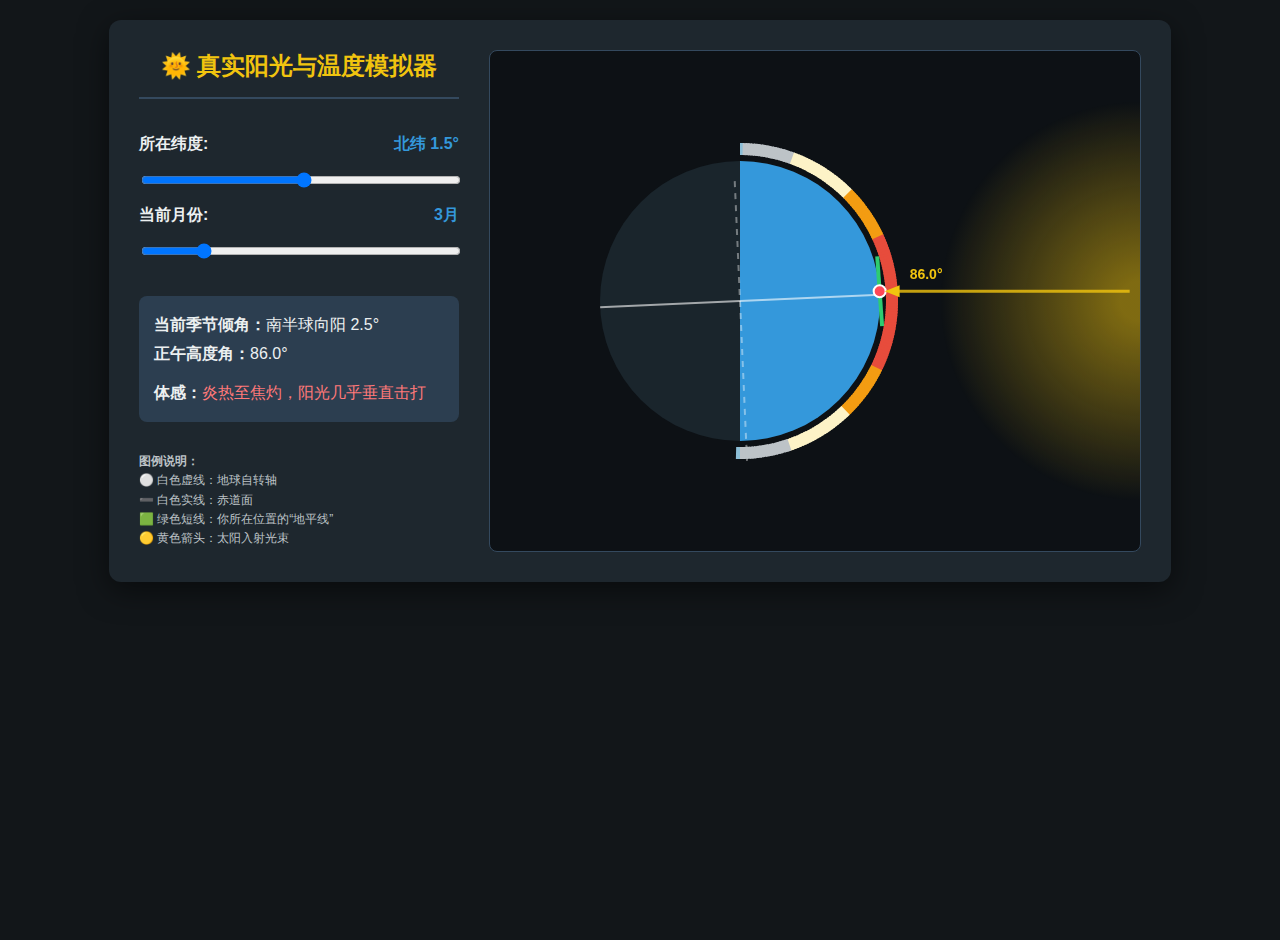
<file: Sunsimulation.html>
<!DOCTYPE html>
<html lang="zh">
<head>
    <meta charset="UTF-8">
    <title>地球四季与阳光角度直观模拟器 (精确物理版)</title>
    <style>
        body {
            font-family: "Microsoft YaHei", sans-serif;
            background-color: #121619;
            color: #ecf0f1;
            display: flex;
            flex-direction: column;
            align-items: center;
            min-height: 100vh;
            margin: 0;
            padding: 20px;
        }
        .container {
            display: flex;
            gap: 30px;
            background: #1e272e;
            padding: 30px;
            border-radius: 12px;
            box-shadow: 0 8px 30px rgba(0,0,0,0.5);
        }
        .control-panel {
            width: 320px;
            display: flex;
            flex-direction: column;
            gap: 15px;
        }
        h2 {
            text-align: center;
            color: #f1c40f;
            margin-top: 0;
            border-bottom: 2px solid #34495e;
            padding-bottom: 15px;
        }
        label {
            font-weight: bold;
            display: flex;
            justify-content: space-between;
        }
        input[type=range] {
            width: 100%;
            cursor: pointer;
        }
        .value-display {
            color: #3498db;
        }
        .data-display {
            background: #2c3e50;
            color: #ecf0f1;
            padding: 15px;
            border-radius: 8px;
            line-height: 1.8;
            margin-top: 20px;
        }
        .legend {
            margin-top: 15px;
            font-size: 12px;
            color: #bdc3c7;
            line-height: 1.6;
        }
        #simulationCanvas {
            background-color: #0d1115; 
            border-radius: 8px;
            border: 1px solid #34495e;
        }
    </style>
</head>
<body>

<div class="container">
    <div class="control-panel">
        <h2>🌞 真实阳光与温度模拟器</h2>
        
        <label>
            所在纬度: <span class="value-display" id="lat-val"></span>
        </label>
        <input type="range" id="latitude" min="-90" max="90" value="1.5" step="0.5">

        <label>
            当前月份: <span class="value-display" id="month-val"></span>
        </label>
        <input type="range" id="month" min="1" max="12" value="3" step="1">

        <div class="data-display">
            <div><strong>当前季节倾角：</strong><span id="out-declination"></span></div>
            <div><strong>正午高度角：</strong><span id="out-elevation"></span></div>
            <div style="margin-top: 10px;"><strong>体感：</strong><span id="out-feel"></span></div>
        </div>

        <div class="legend">
            <strong>图例说明：</strong><br>
            ⚪ 白色虚线：地球自转轴<br>
            ➖ 白色实线：赤道面<br>
            🟩 绿色短线：你所在位置的“地平线”<br>
            🟡 黄色箭头：太阳入射光束
        </div>
    </div>

    <canvas id="simulationCanvas" width="650" height="500"></canvas>
</div>

<script>
    const latSlider = document.getElementById('latitude');
    const monthSlider = document.getElementById('month');
    const latVal = document.getElementById('lat-val');
    const monthVal = document.getElementById('month-val');
    const outDec = document.getElementById('out-declination');
    const outEle = document.getElementById('out-elevation');
    const outFeel = document.getElementById('out-feel');
    const canvas = document.getElementById('simulationCanvas');
    const ctx = canvas.getContext('2d');

    const earthCenterX = 250;
    const earthCenterY = 250;
    const earthRadius = 140;
    const axialTilt = 23.44; 

    function updateSimulation() {
        const lat = parseFloat(latSlider.value);
        const month = parseInt(monthSlider.value);
        
        latVal.textContent = lat > 0 ? '北纬 ' + lat + '°' : (lat < 0 ? '南纬 ' + Math.abs(lat) + '°' : '赤道 0°');
        monthVal.textContent = month + '月';

        // 计算太阳赤纬（地球的相对倾角）
        const dayOfYear = (month - 1) * 30 + 15; 
        const declination = -axialTilt * Math.cos((360 / 365) * (dayOfYear + 10) * (Math.PI / 180));
        
        // 核心角度：观察者在当前正午时，相对于直射点（太阳方向）的角度偏离
        // 正值代表在直射点以南，负值代表在直射点以北
        const alpha = declination - lat; 
        const alphaRad = alpha * (Math.PI / 180);

        let elevation = 90 - Math.abs(alpha);
        if (elevation < 0) elevation = 0;

        outDec.textContent = declination > 0 ? '北半球向阳 ' + declination.toFixed(1) + '°' : 
                                   (declination < 0 ? '南半球向阳 ' + Math.abs(declination).toFixed(1) + '°' : '直射赤道');
        outEle.textContent = elevation.toFixed(1) + '°';

        let tempColor, feel;
        if (elevation === 0) {
            tempColor = '#8cbed6'; feel = '极夜，无阳光直射，极度严寒';
        } else if (elevation < 20) {
            tempColor = '#8cbed6'; feel = '凛冽刺骨，阳光严重斜射';
        } else if (elevation < 45) {
            tempColor = '#fdf3c7'; feel = '寒冷，吸收热量有限';
        } else if (elevation < 65) {
            tempColor = '#f39c12'; feel = '温暖舒适，光线适中';
        } else {
            tempColor = '#e74c3c'; feel = '炎热至焦灼，阳光几乎垂直击打';
        }
        outFeel.style.color = tempColor === '#f39c12' || tempColor === '#e74c3c' ? '#ff7979' : '#dff9fb';
        outFeel.textContent = feel;

        // --- 画布重绘开始 ---
        ctx.clearRect(0, 0, canvas.width, canvas.height);

        // 1. 绘制地球背景（背阴面，左半球）
        ctx.beginPath();
        ctx.arc(earthCenterX, earthCenterY, earthRadius, 0, Math.PI * 2);
        ctx.fillStyle = '#1a252c'; 
        ctx.fill();

        // 2. 绘制地球向阳面（右半球，面向太阳）
        ctx.beginPath();
        ctx.arc(earthCenterX, earthCenterY, earthRadius, -Math.PI / 2, Math.PI / 2, false);
        ctx.fillStyle = '#3498db'; 
        ctx.fill();

        // 3. 绘制地球自转轴和赤道面 (展示倾角)
        const decRad = declination * (Math.PI / 180);
        
        // 自转轴 (北极到南极)
        const npX = earthCenterX + earthRadius * Math.cos(-Math.PI / 2 + decRad);
        const npY = earthCenterY + earthRadius * Math.sin(-Math.PI / 2 + decRad);
        const spX = earthCenterX + earthRadius * Math.cos(Math.PI / 2 + decRad);
        const spY = earthCenterY + earthRadius * Math.sin(Math.PI / 2 + decRad);
        
        ctx.strokeStyle = 'rgba(255, 255, 255, 0.4)';
        ctx.lineWidth = 2;
        ctx.setLineDash([6, 6]); // 虚线
        ctx.beginPath();
        ctx.moveTo(npX - 20 * Math.cos(-Math.PI / 2 + decRad), npY - 20 * Math.sin(-Math.PI / 2 + decRad));
        ctx.lineTo(spX + 20 * Math.cos(Math.PI / 2 + decRad), spY + 20 * Math.sin(Math.PI / 2 + decRad));
        ctx.stroke();
        ctx.setLineDash([]); // 恢复实线

        // 赤道面
        const eqLeftX = earthCenterX + earthRadius * Math.cos(Math.PI + decRad);
        const eqLeftY = earthCenterY + earthRadius * Math.sin(Math.PI + decRad);
        const eqRightX = earthCenterX + earthRadius * Math.cos(decRad);
        const eqRightY = earthCenterY + earthRadius * Math.sin(decRad);
        
        ctx.strokeStyle = 'rgba(255, 255, 255, 0.6)';
        ctx.lineWidth = 2;
        ctx.beginPath();
        ctx.moveTo(eqLeftX, eqLeftY);
        ctx.lineTo(eqRightX, eqRightY);
        ctx.stroke();

        // 4. 在向阳面边缘绘制温度感官渐变弧线
        for (let angle = -90; angle <= 90; angle++) {
            const rad1 = angle * (Math.PI / 180);
            const rad2 = (angle + 1.5) * (Math.PI / 180);
            
            // 该点的局部高度角
            let tempEle = 90 - Math.abs(angle); 
            let arcColor;
            if (tempEle === 0) arcColor = '#8cbed6';
            else if (tempEle < 20) arcColor = '#bdc3c7';
            else if (tempEle < 45) arcColor = '#fdf3c7';
            else if (tempEle < 65) arcColor = '#f39c12';
            else arcColor = '#e74c3c';

            ctx.strokeStyle = arcColor;
            ctx.lineWidth = 12;
            ctx.beginPath();
            ctx.arc(earthCenterX, earthCenterY, earthRadius + 12, rad1, rad2, false);
            ctx.stroke();
        }

        // 5. 确定观察者位置 (根据偏离阳光直射点的角度)
        const obsX = earthCenterX + earthRadius * Math.cos(alphaRad);
        const obsY = earthCenterY + earthRadius * Math.sin(alphaRad);

        // 绘制观察者地平线 (绿色切线)
        const tanAngle = alphaRad + Math.PI / 2;
        const tanLength = 35;
        ctx.strokeStyle = '#2ecc71'; 
        ctx.lineWidth = 4;
        ctx.beginPath();
        ctx.moveTo(obsX - tanLength * Math.cos(tanAngle), obsY - tanLength * Math.sin(tanAngle));
        ctx.lineTo(obsX + tanLength * Math.cos(tanAngle), obsY + tanLength * Math.sin(tanAngle));
        ctx.stroke();

        // 绘制观察者红点
        ctx.fillStyle = '#ff4757';
        ctx.beginPath();
        ctx.arc(obsX, obsY, 6, 0, Math.PI * 2);
        ctx.fill();
        ctx.strokeStyle = '#ffffff';
        ctx.lineWidth = 2;
        ctx.stroke();

        // 6. 绘制水平射入的太阳光束 (仅当观察者在向阳面时)
        if (Math.abs(alpha) <= 90) {
            ctx.strokeStyle = 'rgba(241, 196, 15, 0.8)'; 
            ctx.lineWidth = 3;
            ctx.beginPath();
            ctx.moveTo(obsX + 250, obsY); // 光线从右边很远处射来
            ctx.lineTo(obsX + 15, obsY);  // 停在观察者稍前方
            ctx.stroke();

            // 绘制箭头尖端，指向左侧(观察者)
            ctx.fillStyle = '#f1c40f';
            ctx.beginPath();
            ctx.moveTo(obsX + 5, obsY);
            ctx.lineTo(obsX + 20, obsY - 6);
            ctx.lineTo(obsX + 20, obsY + 6);
            ctx.fill();

            // 标注高度角数值
            ctx.fillStyle = '#f1c40f';
            ctx.font = 'bold 14px Arial';
            ctx.fillText(elevation.toFixed(1) + '°', obsX + 30, obsY - 12);
        } else {
            // 极夜提示
            ctx.fillStyle = '#8cbed6';
            ctx.font = '14px Arial';
            ctx.fillText('处于地球背阴面 (极夜)', obsX - 70, obsY - 20);
        }

        // 绘制远处的太阳示意发光体
        const sunGradient = ctx.createRadialGradient(650, 250, 20, 650, 250, 200);
        sunGradient.addColorStop(0, 'rgba(241, 196, 15, 0.5)');
        sunGradient.addColorStop(1, 'rgba(241, 196, 15, 0)');
        ctx.fillStyle = sunGradient;
        ctx.beginPath();
        ctx.arc(650, 250, 200, 0, Math.PI * 2);
        ctx.fill();
    }

    latSlider.addEventListener('input', updateSimulation);
    monthSlider.addEventListener('input', updateSimulation);
    updateSimulation();
</script>

</body>
</html>
</file>
<file: styles.css>
:root {
    --bg-color: #f2f2f7;
    --card-bg: #ffffff;
    --primary-text: #000000;
    --secondary-text: #8e8e93;
    --accent-color: #007aff;
    --border-radius-large: 20px;
    --border-radius-medium: 12px;
    --shadow: 0 4px 12px rgba(0, 0, 0, 0.05);
    --transition: all 0.2s cubic-bezier(0.4, 0, 0.2, 1);
}

* {
    box-sizing: border-box;
    -webkit-tap-highlight-color: transparent;
}

body {
    margin: 0;
    padding: 0;
    font-family: 'Inter', -apple-system, BlinkMacSystemFont, "Segoe UI", Roboto, Helvetica, Arial, sans-serif;
    background-color: var(--bg-color);
    color: var(--primary-text);
    overflow-x: hidden;
}

.container {
    max-width: 600px;
    margin: 0 auto;
    padding: 40px 20px 80px;
}

@media (min-width: 768px) {
    .container {
        max-width: 900px;
    }
}

@media (min-width: 1200px) {
    .container {
        max-width: 1200px;
    }
}

header {
    text-align: center;
    margin-bottom: 40px;
    padding-top: env(safe-area-inset-top);
}

header h1 {
    font-size: 34px;
    font-weight: 600;
    margin: 0;
    letter-spacing: -0.5px;
}

header .subtitle {
    font-size: 17px;
    color: var(--secondary-text);
    margin: 4px 0 0;
}

#app-grid {
    display: grid;
    grid-template-columns: 1fr;
    gap: 16px;
}

.app-card {
    display: flex;
    align-items: center;
    background: var(--card-bg);
    border-radius: var(--border-radius-large);
    padding: 16px;
    text-decoration: none;
    color: inherit;
    box-shadow: var(--shadow);
    transition: var(--transition);
}

.app-card:active {
    transform: scale(0.97);
    background-color: #f9f9fb;
}

.icon-container {
    width: 60px;
    height: 60px;
    background: #f0f0f5;
    border-radius: var(--border-radius-medium);
    display: flex;
    align-items: center;
    justify-content: center;
    font-size: 30px;
    margin-right: 16px;
    flex-shrink: 0;
}

.card-content {
    flex-grow: 1;
}

.card-content h3 {
    margin: 0;
    font-size: 18px;
    font-weight: 600;
}

.card-content p {
    margin: 4px 0 0;
    font-size: 14px;
    color: var(--secondary-text);
}

.chevron {
    color: #c7c7cc;
    width: 20px;
    height: 20px;
}

.placeholder-card {
    border: 2px dashed #c7c7cc;
    border-radius: var(--border-radius-large);
    padding: 30px;
    text-align: center;
    color: var(--secondary-text);
    display: flex;
    flex-direction: column;
    align-items: center;
    justify-content: center;
}

.plus-icon {
    font-size: 32px;
    margin-bottom: 8px;
    font-weight: 300;
}

footer {
    position: fixed;
    bottom: 0;
    left: 0;
    right: 0;
    text-align: center;
    padding: 12px env(safe-area-inset-bottom) calc(12px + env(safe-area-inset-bottom));
    background: rgba(242, 242, 247, 0.8);
    backdrop-filter: blur(10px);
    -webkit-backdrop-filter: blur(10px);
    font-size: 12px;
    color: var(--secondary-text);
}

/* Animations */
@keyframes fadeIn {
    from { opacity: 0; transform: translateY(10px); }
    to { opacity: 1; transform: translateY(0); }
}

.app-card {
    animation: fadeIn 0.4s ease-out backwards;
}

.app-card:nth-child(1) { animation-delay: 0.1s; }
.app-card:nth-child(2) { animation-delay: 0.2s; }

/* Desktop-ish screens */
@media (min-width: 480px) {
    #app-grid {
        grid-template-columns: 1fr;
    }
}
</file>
